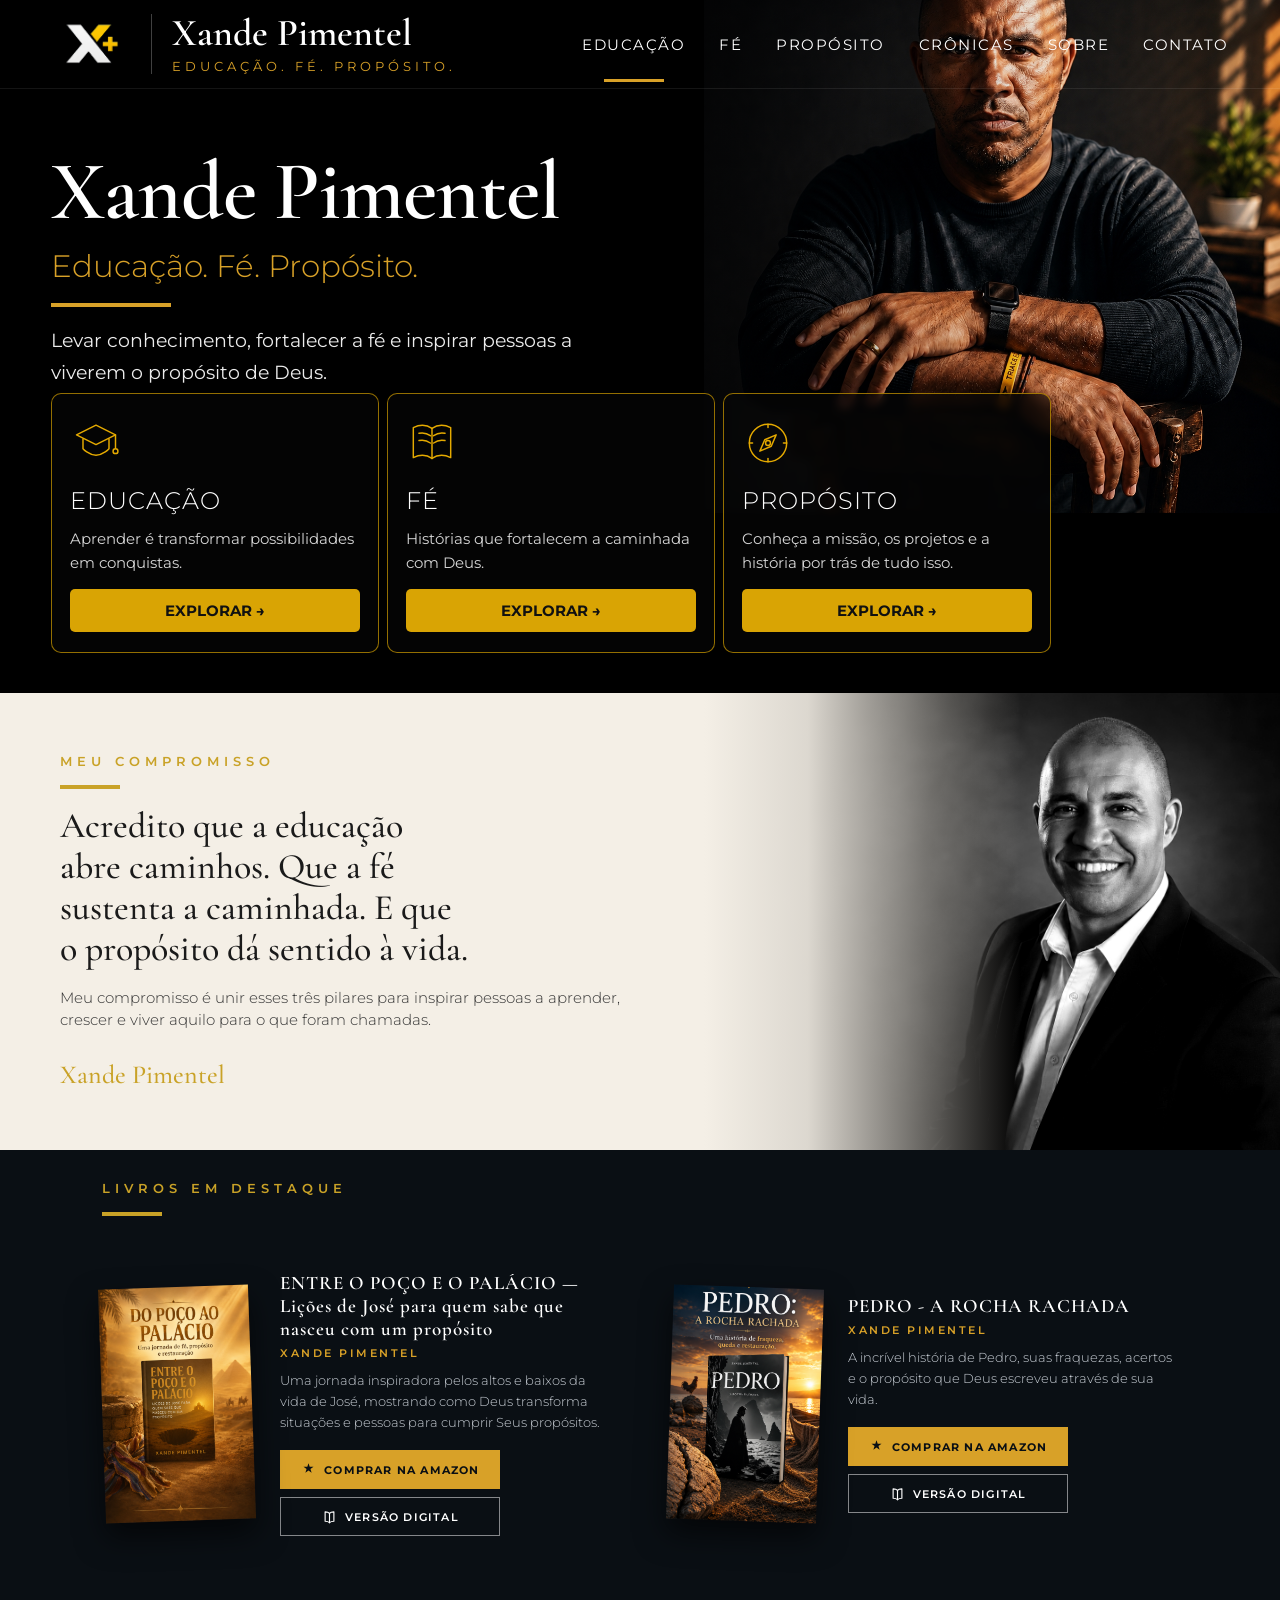
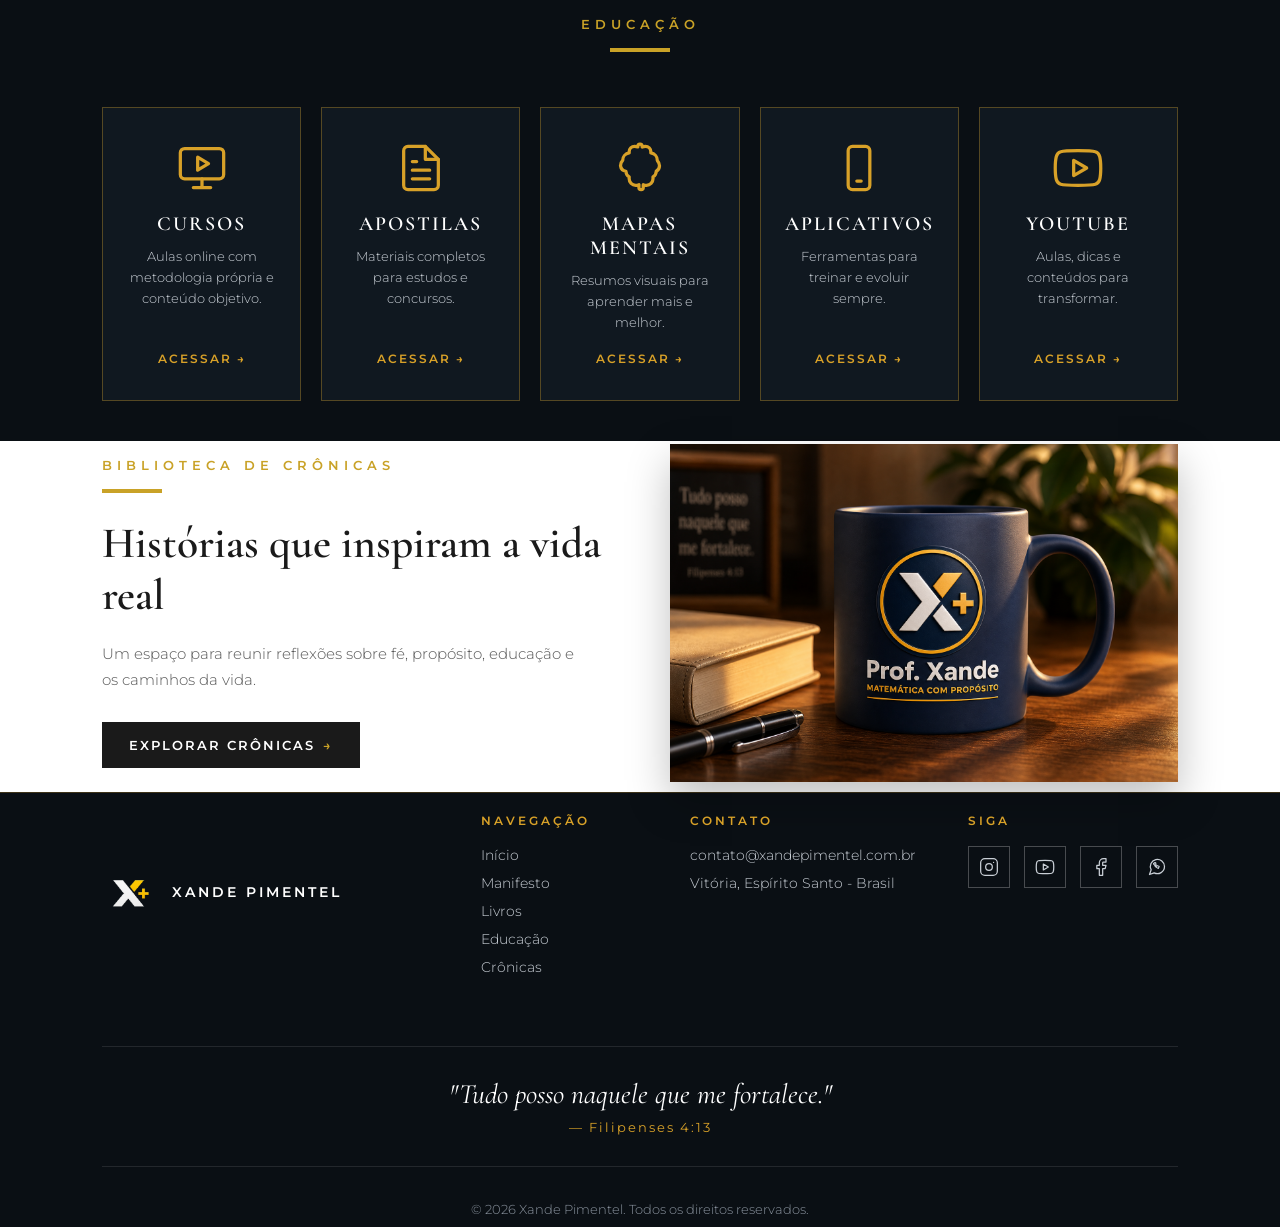
<file: index.html>
<!DOCTYPE html>
<html lang="pt-BR">

<head>

    <meta charset="UTF-8">
    <meta name="viewport" content="width=device-width, initial-scale=1.0">

    <title>Xande Pimentel | Educação. Fé. Propósito.</title>

    <link rel="stylesheet" href="css/style.css">

    <!-- Google Fonts -->
    <link rel="preconnect" href="https://fonts.googleapis.com">
    <link rel="preconnect" href="https://fonts.gstatic.com" crossorigin>

    <link href="https://fonts.googleapis.com/css2?family=Cormorant+Garamond:wght@400;500;600;700&family=Montserrat:wght@300;400;500;600;700&display=swap" rel="stylesheet">

</head>

<body>

<header class="header">

    <div class="container">

        <div class="logo-area">

            <img src="images/logo.png" class="logo" alt="Logo">

            <div class="brand">

                <h2>Xande Pimentel</h2>

                <span>EDUCAÇÃO. FÉ. PROPÓSITO.</span>

            </div>

        </div>

        <nav>

            <ul>

                <li><a class="active" href="educacao/index.html">EDUCAÇÃO</a></li>
                <li><a href="cronicas/index.html">FÉ</a></li>
                <li><a href="#">PROPÓSITO</a></li>
                <li><a href="cronicas/index.html">CRÔNICAS</a></li>
                <li><a href="#">SOBRE</a></li>
                <li><a href="#">CONTATO</a></li>

            </ul>

        </nav>

    </div>

</header>



<section class="hero">

    <div class="hero-overlay"></div>

    <img src="images/hero.jpg" class="hero-image" alt="Xande Pimentel">

    <div class="hero-content">

        <div class="left">

            <h1>
                Xande Pimentel
            </h1>

            <h2>

                Educação.
                Fé.
                Propósito.

            </h2>

            <div class="line"></div>

            <p>

                Levar conhecimento,
                fortalecer a fé
                e inspirar pessoas
                a viverem o propósito de Deus.

            </p>

        </div>

    </div>

</section>
<!-- CARDS -->

<section class="cards">

    <article class="card">
        <div class="icon">
    <svg viewBox="0 0 64 64" aria-hidden="true">
        <path d="M8 22L32 10L56 22L32 34L8 22Z"/>
        <path d="M16 27V39C16 39 23 47 32 47C41 47 48 39 48 39V27"/>
        <path d="M56 22V38"/>
        <circle cx="56" cy="42" r="3"/>
    </svg>
</div>
        <h3>EDUCAÇÃO</h3>
        <p>Aprender é transformar possibilidades em conquistas.</p>
        <a href="educacao/index.html">EXPLORAR →</a>
    </article>

    <article class="card">
       <div class="icon">
    <svg viewBox="0 0 64 64" aria-hidden="true">
        <path d="M32 14C25 9 17 9 9 13V50C17 46 25 46 32 51"/>
        <path d="M32 14C39 9 47 9 55 13V50C47 46 39 46 32 51"/>
        <path d="M32 14V51"/>
        <path d="M16 20C21 19 26 20 30 23"/>
        <path d="M16 29C21 28 26 29 30 32"/>
        <path d="M48 20C43 19 38 20 34 23"/>
        <path d="M48 29C43 28 38 29 34 32"/>
    </svg>
</div>
        <h3>FÉ</h3>
        <p>Histórias que fortalecem a caminhada com Deus.</p>
        <a href="cronicas/index.html">EXPLORAR →</a>
    </article>

    <article class="card">
        <div class="icon">
    <svg viewBox="0 0 64 64" aria-hidden="true">
        <circle cx="32" cy="32" r="23"/>
        <circle cx="32" cy="32" r="3"/>
        <path d="M42 22L36 36L22 42L28 28L42 22Z"/>
        <path d="M32 9V13"/>
        <path d="M32 51V55"/>
        <path d="M9 32H13"/>
        <path d="M51 32H55"/>
    </svg>
</div>
        <h3>PROPÓSITO</h3>
        <p>Conheça a missão, os projetos e a história por trás de tudo isso.</p>
        <a href="#">EXPLORAR →</a>
    </article>

</section>
<!-- =====================================================
     MANIFESTO
====================================================== -->
<!-- =====================================================
     MANIFESTO
====================================================== -->
<section class="manifesto">
    <div class="manifesto-content">
        <span class="manifesto-label">MEU COMPROMISSO</span>
        <div class="manifesto-line"></div>
        <h2>
            Acredito que a educação<br>
            abre caminhos. Que a fé<br>
            sustenta a caminhada. E que<br>
            o propósito dá sentido à vida.
        </h2>
        <p>
            Meu compromisso é unir esses três pilares para
            inspirar pessoas a aprender, crescer e viver aquilo
            para o que foram chamadas.
        </p>
        <div class="manifesto-signature">
            Xande Pimentel
        </div>
    </div>
    <div class="manifesto-image">
        <img src="images/manifesto.png" alt="Xande Pimentel">
    </div>
</section>


<!-- ============================================================
     LIVROS EM DESTAQUE
============================================================ -->
<section class="livros" id="livros">
    <div class="livros-header">
        <span class="livros-title">LIVROS EM DESTAQUE</span>
        <div class="livros-line"></div>
    </div>

    <div class="livros-grid">

        <!-- LIVRO 1 -->
        <article class="livro-card">
            <div class="livro-capa">
                <img src="images/jose2.png" alt="Entre o Poço e o Palácio — Lições de José para quem sabe que nasceu com um propósito">
            </div>
            <div class="livro-info">
                <h3>ENTRE O POÇO E O PALÁCIO — Lições de José para quem sabe que nasceu com um propósito</h3>
                <p class="livro-autor">XANDE PIMENTEL</p>
                <p class="livro-desc">
                    Uma jornada inspiradora pelos altos e baixos da vida de José,
                    mostrando como Deus transforma situações e pessoas para cumprir Seus propósitos.
                </p>
                <div class="livro-botoes">
                    <a href="#" class="btn-amazon">
                        <svg class="btn-icone" viewBox="0 0 24 24" fill="currentColor" aria-hidden="true">
                            <path d="M12 2l1.9 5.7H20l-4.9 3.6 1.9 5.7-5-3.6-5 3.6 1.9-5.7L4 7.7h6.1z"/>
                        </svg>
                        COMPRAR NA AMAZON
                    </a>
                    <a href="#" class="btn-digital">
                        <svg class="btn-icone" viewBox="0 0 24 24" fill="none" stroke="currentColor" stroke-width="1.8" stroke-linecap="round" stroke-linejoin="round" aria-hidden="true">
                            <path d="M12 7c-1.5-1.8-3.7-2.5-7-2.5v15c3.3 0 5.5.7 7 2.5 1.5-1.8 3.7-2.5 7-2.5v-15c-3.3 0-5.5.7-7 2.5z"/>
                            <path d="M12 7v15"/>
                        </svg>
                        VERSÃO DIGITAL
                    </a>
                </div>
            </div>
        </article>

        <!-- LIVRO 2 -->
        <article class="livro-card">
            <div class="livro-capa">
                <img src="images/pedro1.png" alt="Pedro — A Rocha Rachada">
            </div>
            <div class="livro-info">
                <h3>PEDRO - A ROCHA RACHADA</h3>
                <p class="livro-autor">XANDE PIMENTEL</p>
                <p class="livro-desc">
                    A incrível história de Pedro, suas fraquezas, acertos e o propósito
                    que Deus escreveu através de sua vida.
                </p>
                <div class="livro-botoes">
                    <a href="#" class="btn-amazon">
                        <svg class="btn-icone" viewBox="0 0 24 24" fill="currentColor" aria-hidden="true">
                            <path d="M12 2l1.9 5.7H20l-4.9 3.6 1.9 5.7-5-3.6-5 3.6 1.9-5.7L4 7.7h6.1z"/>
                        </svg>
                        COMPRAR NA AMAZON
                    </a>
                    <a href="#" class="btn-digital">
                        <svg class="btn-icone" viewBox="0 0 24 24" fill="none" stroke="currentColor" stroke-width="1.8" stroke-linecap="round" stroke-linejoin="round" aria-hidden="true">
                            <path d="M12 7c-1.5-1.8-3.7-2.5-7-2.5v15c3.3 0 5.5.7 7 2.5 1.5-1.8 3.7-2.5 7-2.5v-15c-3.3 0-5.5.7-7 2.5z"/>
                            <path d="M12 7v15"/>
                        </svg>
                        VERSÃO DIGITAL
                    </a>
                </div>
            </div>
        </article>

    </div>
</section>

<!-- 
     EDUCAÇÃO — recursos
 -->
<section class="educacao" id="educacao">
    <div class="educacao-header">
        <span class="educacao-title">EDUCAÇÃO</span>
        <div class="educacao-line"></div>
    </div>

    <div class="educacao-grid">

        <!-- CURSOS -->
        <article class="recurso-card">
            <div class="recurso-icon" aria-hidden="true">
                <!-- Monitor com play -->
                <svg viewBox="0 0 24 24" fill="none" stroke="currentColor" stroke-width="1.5" stroke-linecap="round" stroke-linejoin="round">
                    <rect x="2" y="3" width="20" height="14" rx="2"/>
                    <path d="M10 7l5 3-5 3z"/>
                    <path d="M8 21h8M12 17v4"/>
                </svg>
            </div>
            <h3>CURSOS</h3>
            <p>Aulas online com metodologia própria e conteúdo objetivo.</p>
            <a href="#" class="recurso-link">ACESSAR <span aria-hidden="true">→</span></a>
        </article>

        <!-- APOSTILAS -->
        <article class="recurso-card">
            <div class="recurso-icon" aria-hidden="true">
                <!-- Documento/página -->
                <svg viewBox="0 0 24 24" fill="none" stroke="currentColor" stroke-width="1.5" stroke-linecap="round" stroke-linejoin="round">
                    <path d="M14 2H6a2 2 0 0 0-2 2v16a2 2 0 0 0 2 2h12a2 2 0 0 0 2-2V8z"/>
                    <path d="M14 2v6h6"/>
                    <path d="M8 13h8M8 17h8M8 9h2"/>
                </svg>
            </div>
            <h3>APOSTILAS</h3>
            <p>Materiais completos para estudos e concursos.</p>
            <a href="#" class="recurso-link">ACESSAR <span aria-hidden="true">→</span></a>
        </article>

        <!-- MAPAS MENTAIS -->
        <article class="recurso-card">
            <div class="recurso-icon" aria-hidden="true">
                <!-- Cérebro estilizado -->
                <svg viewBox="0 0 24 24" fill="none" stroke="currentColor" stroke-width="1.5" stroke-linecap="round" stroke-linejoin="round">
                    <path d="M9.5 2A2.5 2.5 0 0 0 7 4.5v.55A3.5 3.5 0 0 0 4 8.5a3.5 3.5 0 0 0-1 2.45A3 3 0 0 0 5.5 13.5a3 3 0 0 0 1.5 2.6V17a3 3 0 0 0 3 3c.5 0 1-.1 1.5-.3V21a1 1 0 0 0 2 0v-1.3c.5.2 1 .3 1.5.3a3 3 0 0 0 3-3v-.9a3 3 0 0 0 1.5-2.6A3 3 0 0 0 21 11a3.5 3.5 0 0 0-1-2.45 3.5 3.5 0 0 0-3-3.5V4.5A2.5 2.5 0 0 0 14.5 2c-.5 0-1 .1-1.5.3V2a1 1 0 0 0-2 0v.3c-.5-.2-1-.3-1.5-.3z"/>
                </svg>
            </div>
            <h3>MAPAS MENTAIS</h3>
            <p>Resumos visuais para aprender mais e melhor.</p>
            <a href="#" class="recurso-link">ACESSAR <span aria-hidden="true">→</span></a>
        </article>

        <!-- APLICATIVOS -->
        <article class="recurso-card">
            <div class="recurso-icon" aria-hidden="true">
                <!-- Smartphone -->
                <svg viewBox="0 0 24 24" fill="none" stroke="currentColor" stroke-width="1.5" stroke-linecap="round" stroke-linejoin="round">
                    <rect x="7" y="2" width="10" height="20" rx="2"/>
                    <path d="M11 18h2"/>
                </svg>
            </div>
            <h3>APLICATIVOS</h3>
            <p>Ferramentas para treinar e evoluir sempre.</p>
            <a href="#" class="recurso-link">ACESSAR <span aria-hidden="true">→</span></a>
        </article>

        <!-- YOUTUBE -->
        <article class="recurso-card">
            <div class="recurso-icon" aria-hidden="true">
                <!-- Logo YouTube -->
                <svg viewBox="0 0 24 24" fill="none" stroke="currentColor" stroke-width="1.5" stroke-linecap="round" stroke-linejoin="round">
                    <path d="M22.5 12c0-2.4-.2-4.2-.5-5.3-.3-1.1-.9-1.9-2-2.2C18.4 4 12 4 12 4s-6.4 0-8 .5c-1.1.3-1.7 1.1-2 2.2-.3 1.1-.5 2.9-.5 5.3s.2 4.2.5 5.3c.3 1.1.9 1.9 2 2.2 1.6.5 8 .5 8 .5s6.4 0 8-.5c1.1-.3 1.7-1.1 2-2.2.3-1.1.5-2.9.5-5.3z"/>
                    <path d="M10 8.5v7l6-3.5z"/>
                </svg>
            </div>
            <h3>YOUTUBE</h3>
            <p>Aulas, dicas e conteúdos para transformar.</p>
            <a href="#" class="recurso-link">ACESSAR <span aria-hidden="true">→</span></a>
        </article>

    </div>
</section>

<!-- 
     CRÔNICA EM DESTAQUE
 -->
<section class="cronica" id="cronica">
    <div class="cronica-grid">

        <!-- TEXTO -->
        <div class="cronica-content">
            <span class="cronica-label">BIBLIOTECA DE CRÔNICAS</span>
            <div class="cronica-line"></div>
            <h2>Histórias que inspiram a vida real</h2>
            <p>
                Um espaço para reunir reflexões sobre fé, propósito, educação e os caminhos da vida.
            </p>
            <a href="cronicas/index.html" class="cronica-btn">EXPLORAR CRÔNICAS <span aria-hidden="true">→</span></a>
        </div>

        <!-- IMAGEM -->
        <div class="cronica-image">
            <img src="images/cronica.png" alt="Biblioteca de Crônicas">
        </div>

    </div>
</section>
<!-- 
     RODAPÉ
 -->
<footer class="rodape" id="rodape">
    <div class="rodape-grid">

        <!-- LOGO + DESCRIÇÃO -->
        <div class="rodape-logo">
    <img src="images/logo.png" alt="Xande Pimentel" class="rodape-logo-img">
    <span class="rodape-logo-nome">XANDE PIMENTEL</span>
</div>

        <!-- NAVEGAÇÃO -->
        <div class="rodape-col">
            <h4>NAVEGAÇÃO</h4>
            <ul>
                <li><a href="#hero">Início</a></li>
                <li><a href="#manifesto">Manifesto</a></li>
                <li><a href="#livros">Livros</a></li>
                <li><a href="#educacao">Educação</a></li>
                <li><a href="cronicas/index.html">Crônicas</a></li>
            </ul>
        </div>

        <!-- CONTATO -->
        <div class="rodape-col">
            <h4>CONTATO</h4>
            <ul>
                <li><a href="mailto:contato@xandepimentel.com.br">contato@xandepimentel.com.br</a></li>
                <li>Vitória, Espírito Santo - Brasil</li>
            </ul>
        </div>

        <!-- REDES SOCIAIS -->
        <div class="rodape-col">
            <h4>SIGA</h4>
            <div class="rodape-social">
                <a href="#" class="social-link" aria-label="Instagram">
                    <svg viewBox="0 0 24 24" fill="none" stroke="currentColor" stroke-width="1.5" stroke-linecap="round" stroke-linejoin="round">
                        <rect x="2" y="2" width="20" height="20" rx="5"/>
                        <circle cx="12" cy="12" r="4"/>
                        <path d="M17.5 6.5h.01"/>
                    </svg>
                </a>
                <a href="#" class="social-link" aria-label="YouTube">
                    <svg viewBox="0 0 24 24" fill="none" stroke="currentColor" stroke-width="1.5" stroke-linecap="round" stroke-linejoin="round">
                        <path d="M22.5 12c0-2.4-.2-4.2-.5-5.3-.3-1.1-.9-1.9-2-2.2C18.4 4 12 4 12 4s-6.4 0-8 .5c-1.1.3-1.7 1.1-2 2.2-.3 1.1-.5 2.9-.5 5.3s.2 4.2.5 5.3c.3 1.1.9 1.9 2 2.2 1.6.5 8 .5 8 .5s6.4 0 8-.5c1.1-.3 1.7-1.1 2-2.2.3-1.1.5-2.9.5-5.3z"/>
                        <path d="M10 8.5v7l6-3.5z"/>
                    </svg>
                </a>
                <a href="#" class="social-link" aria-label="Facebook">
                    <svg viewBox="0 0 24 24" fill="none" stroke="currentColor" stroke-width="1.5" stroke-linecap="round" stroke-linejoin="round">
                        <path d="M18 2h-3a5 5 0 0 0-5 5v3H7v4h3v8h4v-8h3l1-4h-4V7a1 1 0 0 1 1-1h3z"/>
                    </svg>
                </a>
                <a href="#" class="social-link" aria-label="WhatsApp">
                    <svg viewBox="0 0 24 24" fill="none" stroke="currentColor" stroke-width="1.5" stroke-linecap="round" stroke-linejoin="round">
                        <path d="M21 11.5a8.5 8.5 0 0 1-12.4 7.5L3 21l2-5.6A8.5 8.5 0 1 1 21 11.5z"/>
                        <path d="M9 9.5c.5 2 2 3.5 4 4 .5.2 1-.2 1-.8l.5-1c.2-.4-.2-.8-.6-.9l-1-.3c-.3-.1-.6 0-.8.2l-.3.3c-.6-.3-1.2-.9-1.5-1.5l.3-.3c.2-.2.3-.5.2-.8l-.3-1c-.1-.4-.5-.8-.9-.6l-1 .5c-.6.2-1 .8-.6 1.2z"/>
                    </svg>
                </a>
            </div>
        </div>

    </div>

    <!-- VERSÍCULO -->
    <div class="rodape-verso">
        <p>"Tudo posso naquele que me fortalece."</p>
        <span>— Filipenses 4:13</span>
    </div>

    <!-- COPYRIGHT -->
    <div class="rodape-bottom">
        <p>© 2026 Xande Pimentel. Todos os direitos reservados.</p>
    </div>
</footer>
</body>

</html>
</file>
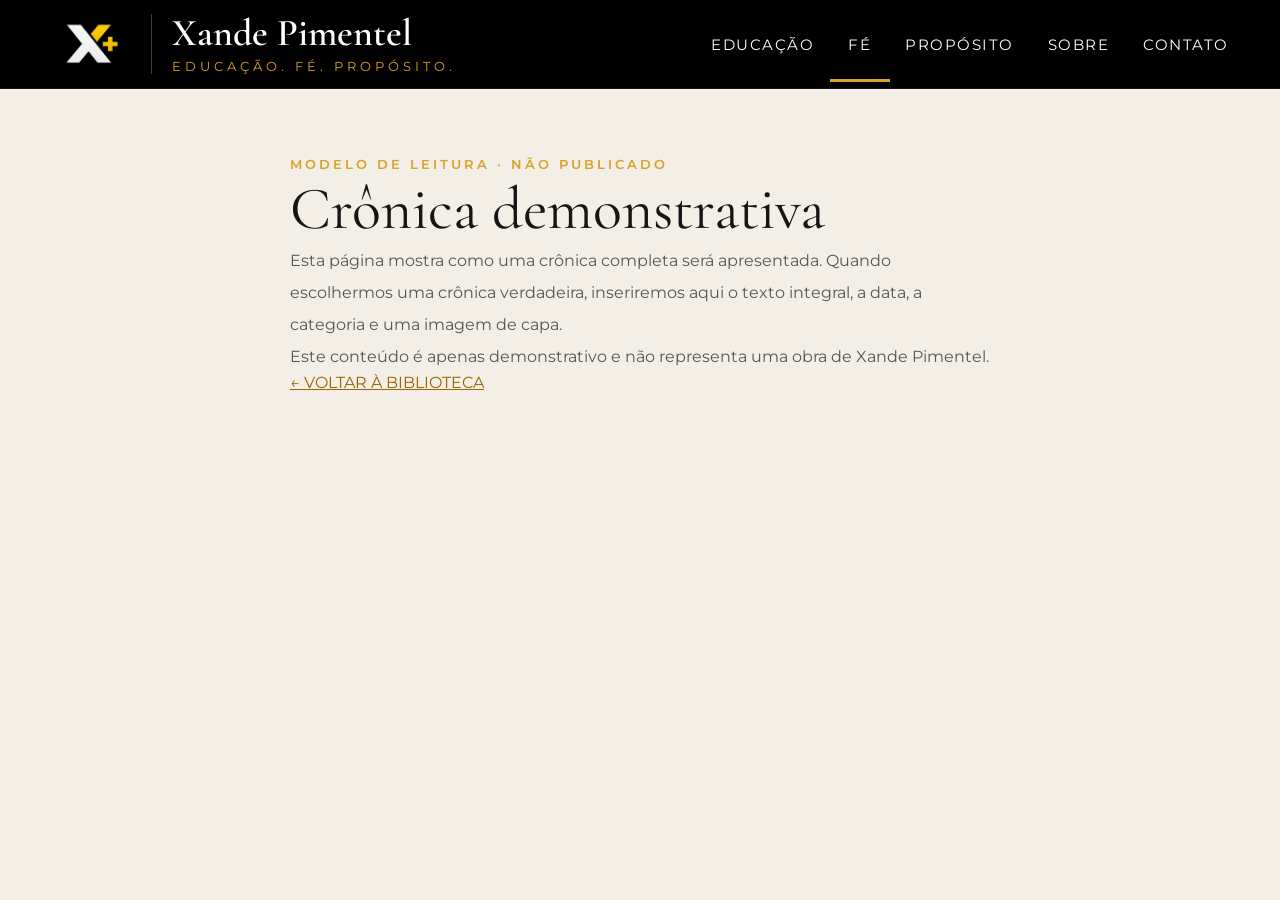
<file: cronicas/exemplo.html>
<!doctype html><html lang="pt-BR"><head><meta charset="utf-8"><meta name="viewport" content="width=device-width,initial-scale=1"><title>Modelo de crônica | Xande Pimentel</title><link href="https://fonts.googleapis.com/css2?family=Cormorant+Garamond:wght@400;500&family=Montserrat:wght@400;500&display=swap" rel="stylesheet"><link rel="stylesheet" href="../css/style.css"><link rel="stylesheet" href="style.css"><style>.reading{max-width:750px;margin:65px auto;padding:0 25px;min-height:45vh}.reading h1{font:400 60px 'Cormorant Garamond',serif}.reading p{font-size:16px;line-height:2;color:#555}.reading a{color:#986400}</style></head><body><header class="header"><div class="container"><div class="logo-area"><img src="../images/logo.png" class="logo" alt="Logo Xande Pimentel"><div class="brand"><h2>Xande Pimentel</h2><span>EDUCAÇÃO. FÉ. PROPÓSITO.</span></div></div><nav><ul><li><a href="../index.html#educacao">EDUCAÇÃO</a></li><li><a class="active" href="index.html">FÉ</a></li><li><a href="../index.html">PROPÓSITO</a></li><li><a href="../index.html">SOBRE</a></li><li><a href="../index.html#rodape">CONTATO</a></li></ul></nav></div></header><main class="reading"><span class="library-eyebrow">MODELO DE LEITURA · NÃO PUBLICADO</span><h1>Crônica demonstrativa</h1><p>Esta página mostra como uma crônica completa será apresentada. Quando escolhermos uma crônica verdadeira, inseriremos aqui o texto integral, a data, a categoria e uma imagem de capa.</p><p>Este conteúdo é apenas demonstrativo e não representa uma obra de Xande Pimentel.</p><a href="index.html">← VOLTAR À BIBLIOTECA</a></main></body></html>
</file>
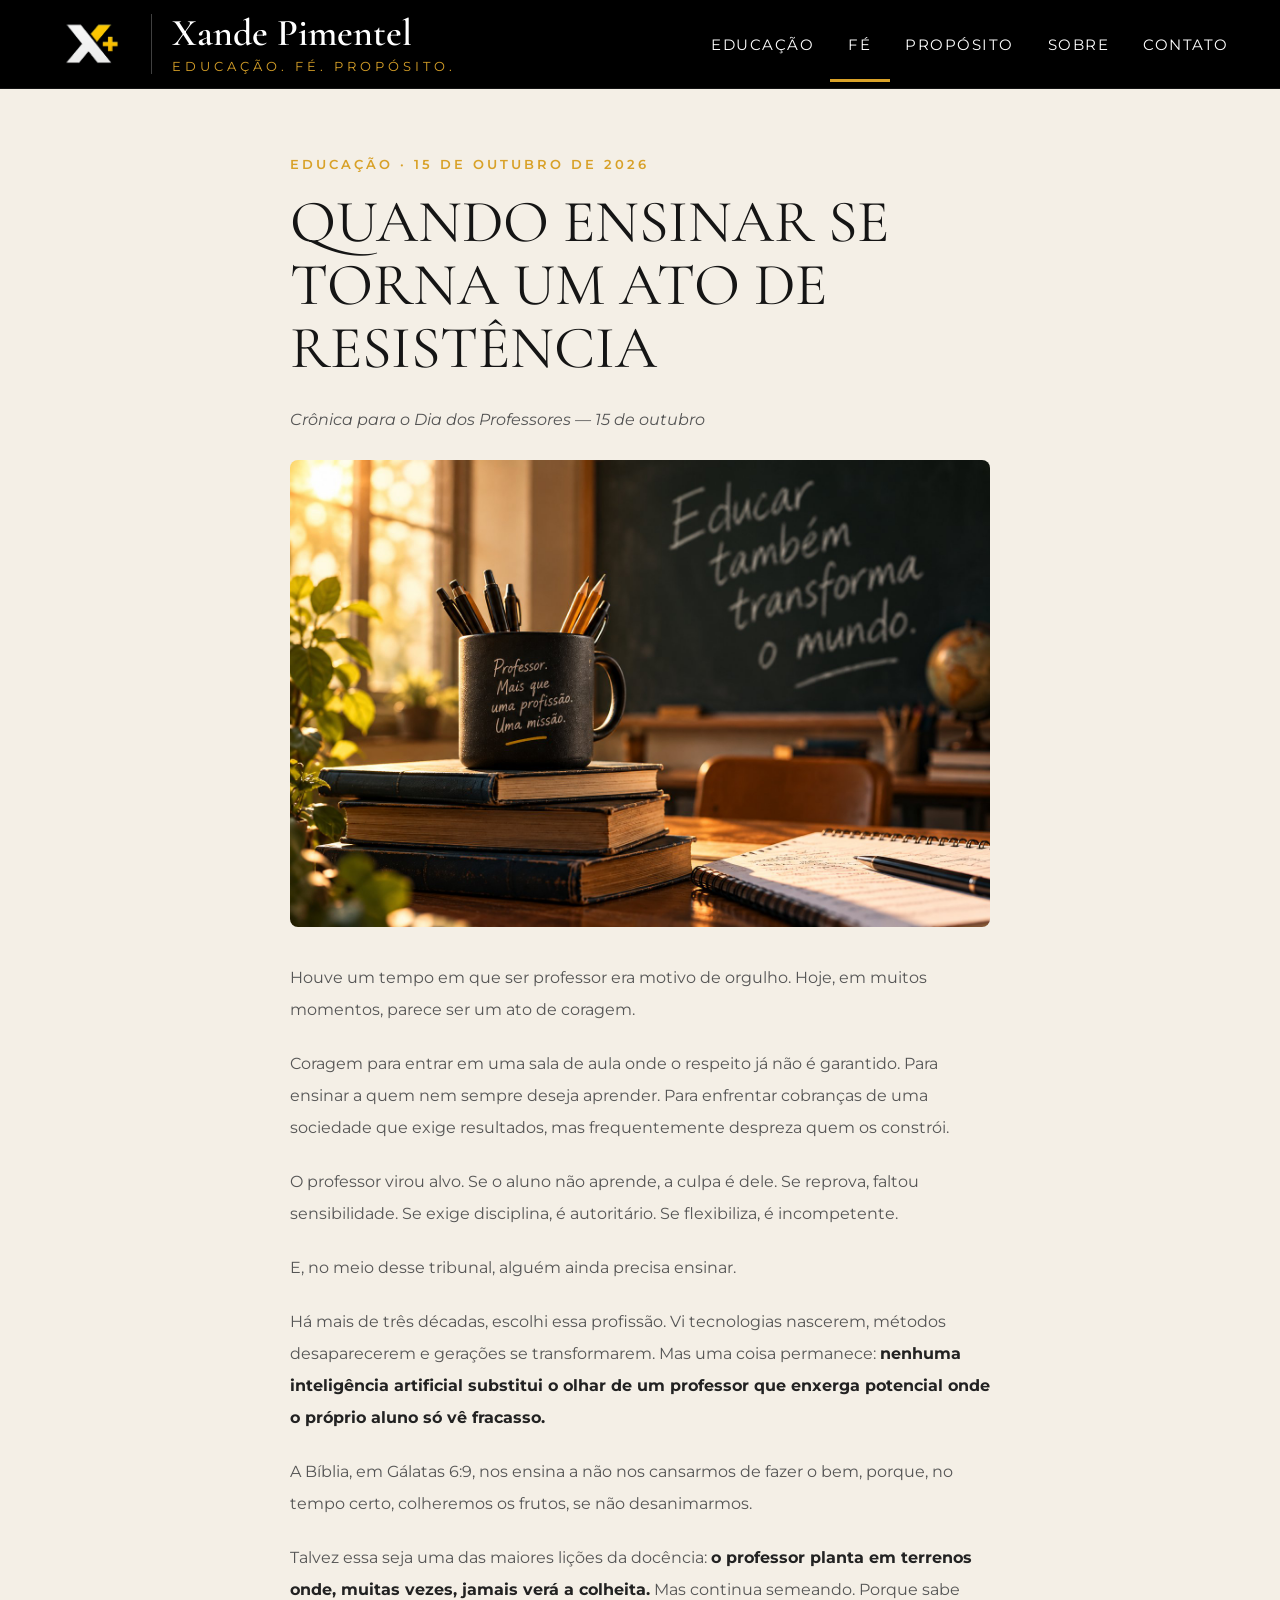
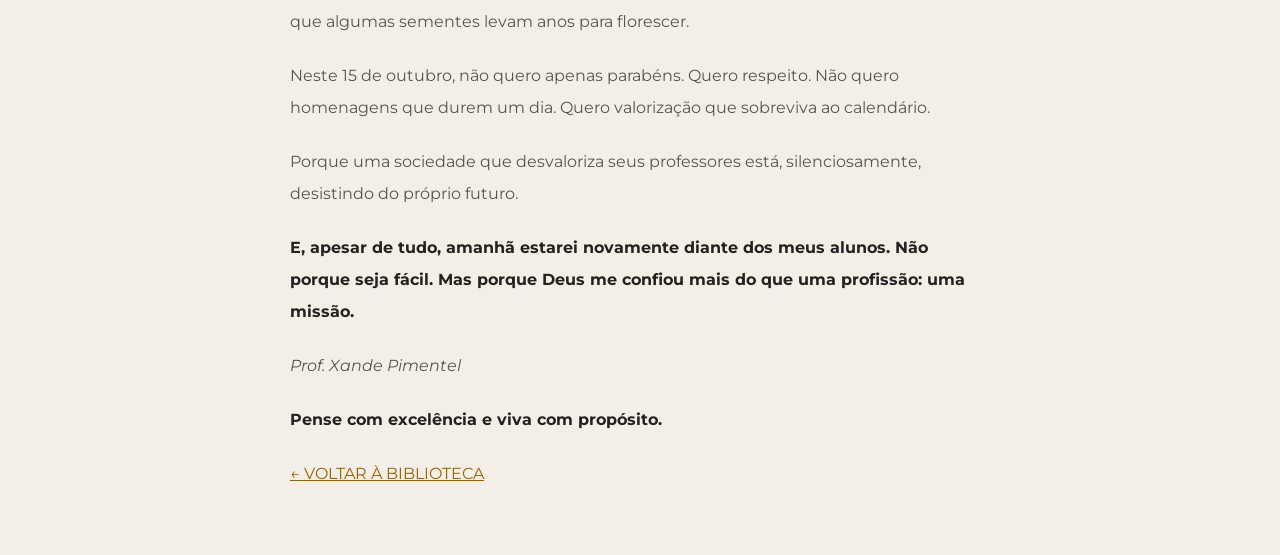
<file: cronicas/quando-ensinar-se-torna-um-ato-de-resistencia.html>
<!doctype html><html lang="pt-BR"><head><meta charset="utf-8"><meta name="viewport" content="width=device-width,initial-scale=1"><title>Quando Ensinar se Torna um Ato de Resistência | Xande Pimentel</title><link href="https://fonts.googleapis.com/css2?family=Cormorant+Garamond:wght@400;500&family=Montserrat:wght@400;500&display=swap" rel="stylesheet"><link rel="stylesheet" href="../css/style.css"><link rel="stylesheet" href="style.css"><style>.reading{max-width:750px;margin:65px auto;padding:0 25px;min-height:45vh}.reading h1{font:400 60px 'Cormorant Garamond',serif}.reading p{font-size:16px;line-height:2;color:#555;margin:0 0 22px}.reading h1{margin:18px 0 24px;line-height:1.05}.reading strong{color:#222}.reading a{color:#986400} .cronica-illustration{margin:24px 0 35px}.cronica-illustration img{display:block;width:100%;height:auto;border-radius:8px;object-fit:cover}</style></head><body><header class="header"><div class="container"><div class="logo-area"><img src="../images/logo.png" class="logo" alt="Logo Xande Pimentel"><div class="brand"><h2>Xande Pimentel</h2><span>EDUCAÇÃO. FÉ. PROPÓSITO.</span></div></div><nav><ul><li><a href="../index.html#educacao">EDUCAÇÃO</a></li><li><a class="active" href="index.html">FÉ</a></li><li><a href="../index.html">PROPÓSITO</a></li><li><a href="../index.html">SOBRE</a></li><li><a href="../index.html#rodape">CONTATO</a></li></ul></nav></div></header><main class="reading"><span class="library-eyebrow">EDUCAÇÃO · 15 DE OUTUBRO DE 2026</span><h1>QUANDO ENSINAR SE TORNA UM ATO DE RESISTÊNCIA</h1><p><em>Crônica para o Dia dos Professores — 15 de outubro</em></p><figure class="cronica-illustration"><img src="../images/cronica-dia-dos-professores.jpg" alt="Livros, caderno e caneca de professor em uma sala de aula iluminada pelo sol" loading="eager"></figure><p>Houve um tempo em que ser professor era motivo de orgulho. Hoje, em muitos momentos, parece ser um ato de coragem.</p><p>Coragem para entrar em uma sala de aula onde o respeito já não é garantido. Para ensinar a quem nem sempre deseja aprender. Para enfrentar cobranças de uma sociedade que exige resultados, mas frequentemente despreza quem os constrói.</p><p>O professor virou alvo. Se o aluno não aprende, a culpa é dele. Se reprova, faltou sensibilidade. Se exige disciplina, é autoritário. Se flexibiliza, é incompetente.</p><p>E, no meio desse tribunal, alguém ainda precisa ensinar.</p><p>Há mais de três décadas, escolhi essa profissão. Vi tecnologias nascerem, métodos desaparecerem e gerações se transformarem. Mas uma coisa permanece: <strong>nenhuma inteligência artificial substitui o olhar de um professor que enxerga potencial onde o próprio aluno só vê fracasso.</strong></p><p>A Bíblia, em Gálatas 6:9, nos ensina a não nos cansarmos de fazer o bem, porque, no tempo certo, colheremos os frutos, se não desanimarmos.</p><p>Talvez essa seja uma das maiores lições da docência: <strong>o professor planta em terrenos onde, muitas vezes, jamais verá a colheita.</strong> Mas continua semeando. Porque sabe que algumas sementes levam anos para florescer.</p><p>Neste 15 de outubro, não quero apenas parabéns. Quero respeito. Não quero homenagens que durem um dia. Quero valorização que sobreviva ao calendário.</p><p>Porque uma sociedade que desvaloriza seus professores está, silenciosamente, desistindo do próprio futuro.</p><p><strong>E, apesar de tudo, amanhã estarei novamente diante dos meus alunos. Não porque seja fácil. Mas porque Deus me confiou mais do que uma profissão: uma missão.</strong></p><p><em>Prof. Xande Pimentel</em></p><p><strong>Pense com excelência e viva com propósito.</strong></p><p><a href="index.html">← VOLTAR À BIBLIOTECA</a></p></main></body></html>
</file>
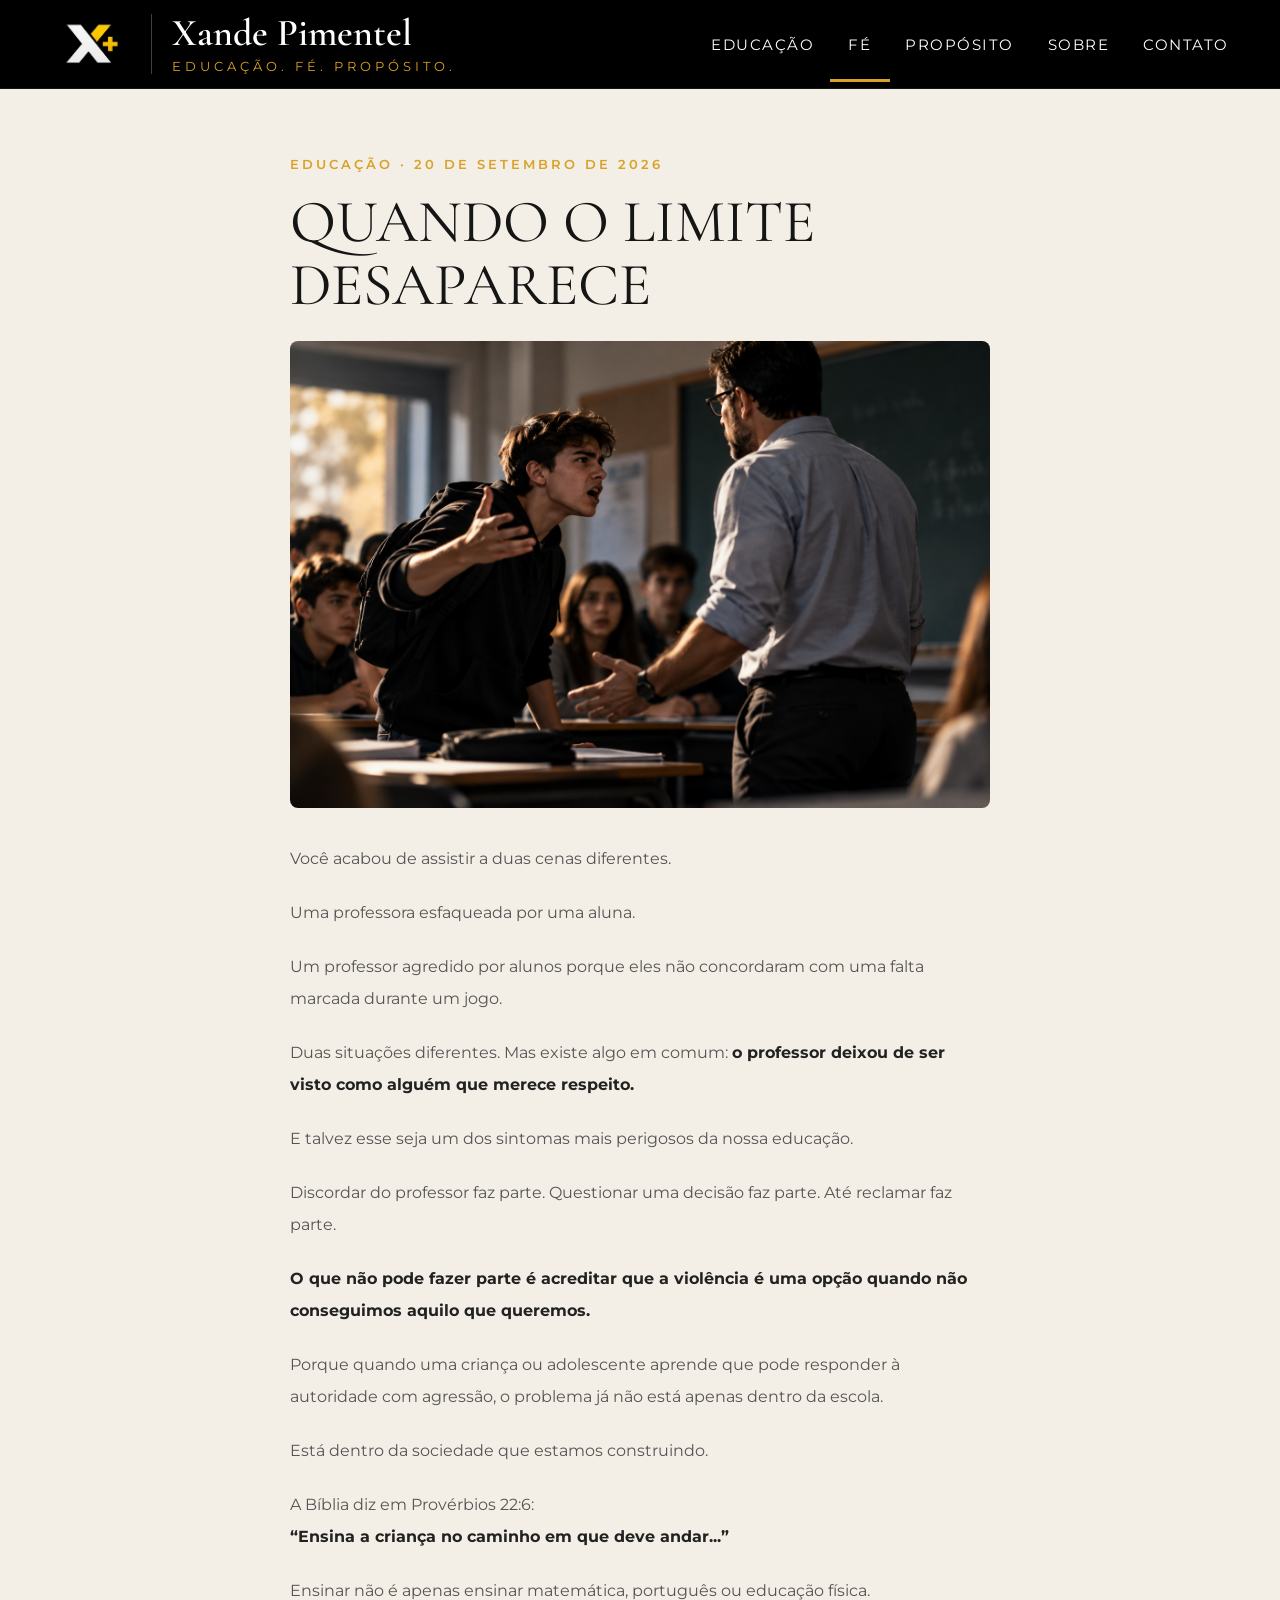
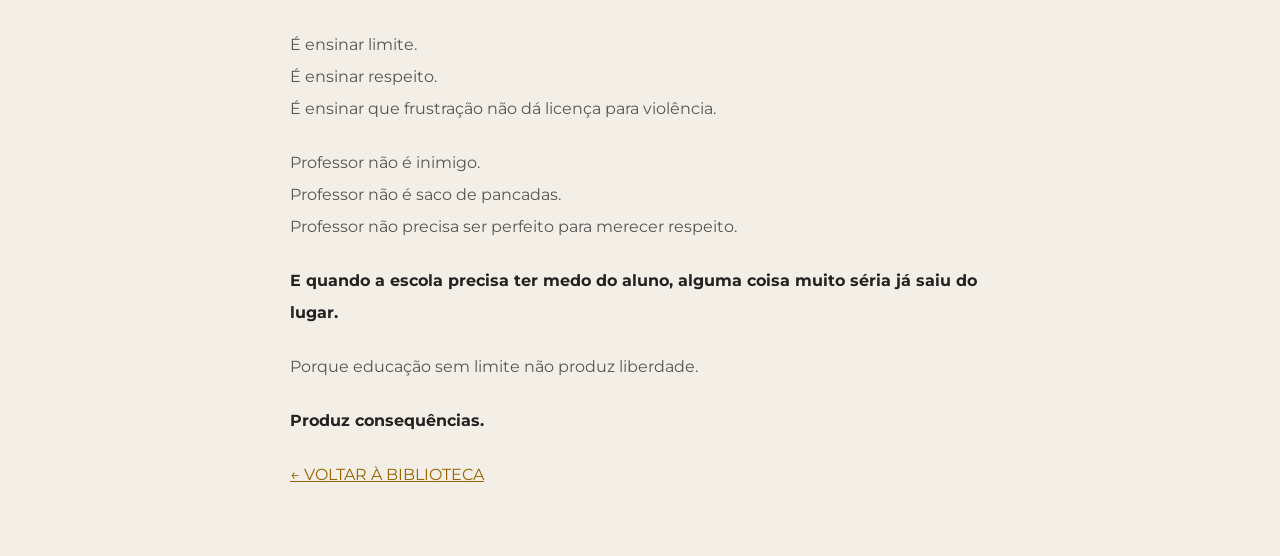
<file: cronicas/quando-o-limite-desaparece.html>
<!doctype html><html lang="pt-BR"><head><meta charset="utf-8"><meta name="viewport" content="width=device-width,initial-scale=1"><title>Quando o Limite Desaparece | Xande Pimentel</title><link href="https://fonts.googleapis.com/css2?family=Cormorant+Garamond:wght@400;500&family=Montserrat:wght@400;500&display=swap" rel="stylesheet"><link rel="stylesheet" href="../css/style.css"><link rel="stylesheet" href="style.css"><style>.reading{max-width:750px;margin:65px auto;padding:0 25px;min-height:45vh}.reading h1{font:400 60px 'Cormorant Garamond',serif}.reading p{font-size:16px;line-height:2;color:#555;margin:0 0 22px}.reading h1{margin:18px 0 24px;line-height:1.05}.reading strong{color:#222}.reading a{color:#986400} .cronica-illustration{margin:24px 0 35px}.cronica-illustration img{display:block;width:100%;height:auto;border-radius:8px;object-fit:cover}</style></head><body><header class="header"><div class="container"><div class="logo-area"><img src="../images/logo.png" class="logo" alt="Logo Xande Pimentel"><div class="brand"><h2>Xande Pimentel</h2><span>EDUCAÇÃO. FÉ. PROPÓSITO.</span></div></div><nav><ul><li><a href="../index.html#educacao">EDUCAÇÃO</a></li><li><a class="active" href="index.html">FÉ</a></li><li><a href="../index.html">PROPÓSITO</a></li><li><a href="../index.html">SOBRE</a></li><li><a href="../index.html#rodape">CONTATO</a></li></ul></nav></div></header><main class="reading"><span class="library-eyebrow">EDUCAÇÃO · 20 DE SETEMBRO DE 2026</span><h1>QUANDO O LIMITE DESAPARECE</h1><figure class="cronica-illustration"><img src="../images/Confronto%20Tenso%20na%20Sala%20de%20Aula.png" alt="Confronto verbal entre aluno e professor em sala de aula" loading="eager"></figure><p>Você acabou de assistir a duas cenas diferentes.</p><p>Uma professora esfaqueada por uma aluna.</p><p>Um professor agredido por alunos porque eles não concordaram com uma falta marcada durante um jogo.</p><p>Duas situações diferentes. Mas existe algo em comum: <strong>o professor deixou de ser visto como alguém que merece respeito.</strong></p><p>E talvez esse seja um dos sintomas mais perigosos da nossa educação.</p><p>Discordar do professor faz parte. Questionar uma decisão faz parte. Até reclamar faz parte.</p><p><strong>O que não pode fazer parte é acreditar que a violência é uma opção quando não conseguimos aquilo que queremos.</strong></p><p>Porque quando uma criança ou adolescente aprende que pode responder à autoridade com agressão, o problema já não está apenas dentro da escola.</p><p>Está dentro da sociedade que estamos construindo.</p><p>A Bíblia diz em Provérbios 22:6:<br><strong>“Ensina a criança no caminho em que deve andar...”</strong></p><p>Ensinar não é apenas ensinar matemática, português ou educação física.</p><p>É ensinar limite.<br>É ensinar respeito.<br>É ensinar que frustração não dá licença para violência.</p><p>Professor não é inimigo.<br>Professor não é saco de pancadas.<br>Professor não precisa ser perfeito para merecer respeito.</p><p><strong>E quando a escola precisa ter medo do aluno, alguma coisa muito séria já saiu do lugar.</strong></p><p>Porque educação sem limite não produz liberdade.</p><p><strong>Produz consequências.</strong></p><p><a href="index.html">← VOLTAR À BIBLIOTECA</a></p></main></body></html>
</file>
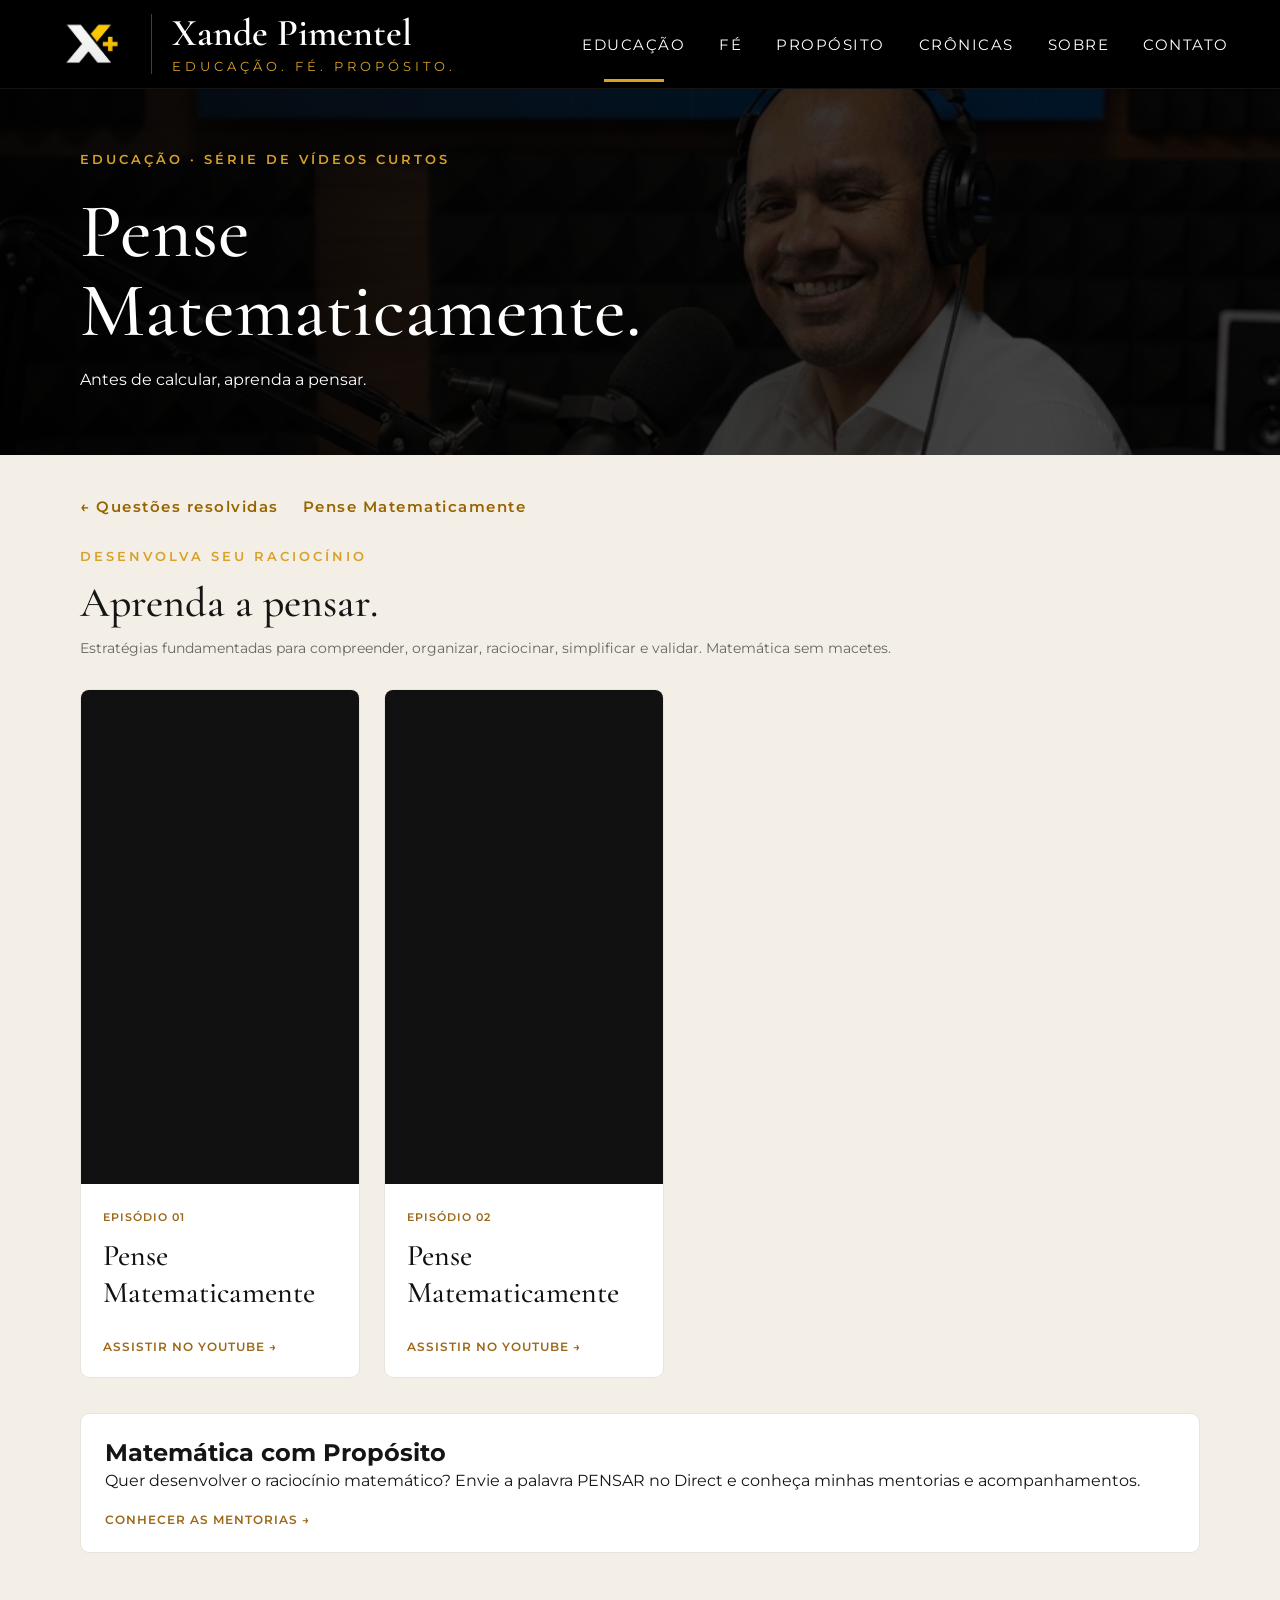
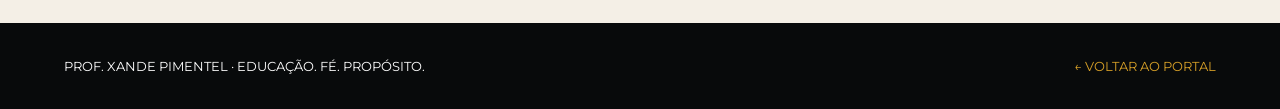
<file: educacao/pense-matematicamente.html>
<!doctype html><html lang="pt-BR"><head><meta charset="utf-8"><meta name="viewport" content="width=device-width,initial-scale=1"><title>Pense Matematicamente | Prof. Xande Pimentel</title><link href="https://fonts.googleapis.com/css2?family=Cormorant+Garamond:wght@400;500;600&family=Montserrat:wght@400;500;600;700&display=swap" rel="stylesheet"><link rel="stylesheet" href="../css/style.css"><link rel="stylesheet" href="style.css"><style>.shorts-grid{display:grid;grid-template-columns:repeat(auto-fill,minmax(min(100%,230px),280px));gap:24px;margin:28px 0}.shorts-grid iframe{display:block;width:100%;aspect-ratio:9/16;border:0;background:#111}.series-nav{display:flex;gap:24px;flex-wrap:wrap;margin-bottom:30px}.series-nav a{color:#986400;font-weight:600}.series-cta{margin-top:35px;padding:24px;background:white;border:1px solid #e7e3dc;border-radius:9px}.series-cta p{line-height:1.8}</style></head><body><header class="header"><div class="container"><div class="logo-area"><a href="../index.html" aria-label="Página inicial"><img src="../images/logo.png" class="logo" alt="Logo Xande Pimentel"></a><div class="brand"><h2>Xande Pimentel</h2><span>EDUCAÇÃO. FÉ. PROPÓSITO.</span></div></div><nav aria-label="Menu principal"><ul><li><a class="active" href="index.html">EDUCAÇÃO</a></li><li><a href="../cronicas/index.html">FÉ</a></li><li><a href="../index.html">PROPÓSITO</a></li><li><a href="../cronicas/index.html">CRÔNICAS</a></li><li><a href="../index.html">SOBRE</a></li><li><a href="../index.html">CONTATO</a></li></ul></nav></div></header><section class="questions-hero"><div class="questions-hero-inner"><span class="eyebrow">EDUCAÇÃO · SÉRIE DE VÍDEOS CURTOS</span><h1>Pense<br>Matematicamente.</h1><p>Antes de calcular, aprenda a pensar.</p></div></section><main class="questions-main"><nav class="series-nav" aria-label="Seções de educação"><a href="index.html">← Questões resolvidas</a><a href="pense-matematicamente.html" aria-current="page">Pense Matematicamente</a></nav><section class="intro"><span class="eyebrow">DESENVOLVA SEU RACIOCÍNIO</span><h2>Aprenda a pensar.</h2><p>Estratégias fundamentadas para compreender, organizar, raciocinar, simplificar e validar. Matemática sem macetes.</p></section><section class="shorts-grid" aria-label="Episódios"><article class="video-card"><iframe src="https://www.youtube-nocookie.com/embed/2tjUl2CGQ1g" title="Pense Matematicamente — Episódio 1" loading="lazy" allow="accelerometer; autoplay; clipboard-write; encrypted-media; gyroscope; picture-in-picture; web-share" allowfullscreen></iframe><div class="video-body"><span class="video-tag">EPISÓDIO 01</span><h3>Pense Matematicamente</h3><a class="watch" href="https://youtube.com/shorts/2tjUl2CGQ1g" target="_blank" rel="noopener noreferrer">ASSISTIR NO YOUTUBE →</a></div></article><article class="video-card"><iframe src="https://www.youtube-nocookie.com/embed/x2FXFPuwmJE" title="Pense Matematicamente — Episódio 2" loading="lazy" allow="accelerometer; autoplay; clipboard-write; encrypted-media; gyroscope; picture-in-picture; web-share" allowfullscreen></iframe><div class="video-body"><span class="video-tag">EPISÓDIO 02</span><h3>Pense Matematicamente</h3><a class="watch" href="https://youtube.com/shorts/x2FXFPuwmJE" target="_blank" rel="noopener noreferrer">ASSISTIR NO YOUTUBE →</a></div></article></section><section class="series-cta"><h2>Matemática com Propósito</h2><p>Quer desenvolver o raciocínio matemático? Envie a palavra PENSAR no Direct e conheça minhas mentorias e acompanhamentos.</p><a class="watch" href="https://www.instagram.com/prof_xande_matematica/" target="_blank" rel="noopener noreferrer">CONHECER AS MENTORIAS →</a></section></main><footer class="questions-footer"><p>PROF. XANDE PIMENTEL · EDUCAÇÃO. FÉ. PROPÓSITO.</p><a href="../index.html">← VOLTAR AO PORTAL</a></footer></body></html>
</file>
<file: css/style.css>
/* ============================================================
   XANDE PIMENTEL — PORTAL
   CSS completo — versão limpa e responsiva
   ============================================================ */

/* ---------- RESET ---------- */
* {
    margin: 0;
    padding: 0;
    box-sizing: border-box;
}

html {
    scroll-behavior: smooth;
}

body {
    background: #000;
    color: #fff;
    font-family: "Montserrat", sans-serif;
    overflow-x: hidden;
}

img {
    max-width: 100%;
    display: block;
}

/* ---------- CONTAINER ---------- */
.container {
    width: 92%;
    max-width: 1700px;
    margin: 0 auto;
}

/* ---------- HEADER ---------- */
.header {
    position: absolute;
    top: 0;
    left: 0;
    width: 100%;
    z-index: 50;
    padding: 14px 0;
    border-bottom: 1px solid rgba(255, 255, 255, 0.08);
}

.header .container {
    display: flex;
    justify-content: space-between;
    align-items: center;
}

.logo-area {
    display: flex;
    align-items: center;
    gap: 20px;
}

.logo {
    width: 80px;
    height: auto;
}

.brand {
    border-left: 1px solid rgba(255, 255, 255, 0.25);
    padding-left: 20px;
}

.brand h2 {
    font-family: "Cormorant Garamond", serif;
    font-size: 38px;
    font-weight: 600;
    color: #fff;
    line-height: 1;
    white-space: nowrap;
}

.brand span {
    display: block;
    margin-top: 6px;
    letter-spacing: 4px;
    color: #D8A128;
    font-size: 13px;
}

nav ul {
    display: flex;
    list-style: none;
    gap: 34px;
}

nav a {
    color: #fff;
    text-decoration: none;
    font-size: 15px;
    letter-spacing: 1.5px;
    transition: 0.3s;
    position: relative;
}

nav a:hover {
    color: #D8A128;
}

nav a.active::after {
    content: "";
    position: absolute;
    left: 50%;
    bottom: -28px;
    width: 60px;
    height: 3px;
    background: #D8A128;
    transform: translateX(-50%);
}

/* ============================================================
   HERO
   ============================================================ */
.hero {
    position: relative;
    min-height: auto;
    display: flex;
    flex-direction: column;
    background: #000;
    overflow: hidden;
    padding-bottom: 60px;
}

/* FOTO — desktop */
.hero-image {
    position: absolute;
    top: 0;
    right: 0;
    width: 45%;
    height: 100%;
    object-fit: cover;
    object-position: center;
    z-index: 1;
}

/* DEGRADÊ */
.hero-overlay {
    position: absolute;
    inset: 0;
    z-index: 2;
    background: linear-gradient(
        90deg,
        rgba(0, 0, 0, 0.97) 0%,
        rgba(0, 0, 0, 0.93) 28%,
        rgba(0, 0, 0, 0.68) 50%,
        rgba(0, 0, 0, 0.10) 73%,
        rgba(0, 0, 0, 0) 100%
    );
}

/* TEXTO */
.hero-content {
    position: relative;
    z-index: 5;
    width: 92%;
    max-width: 1700px;
    margin: 0 auto;
    flex: 1;
    display: flex;
    align-items: flex-start;
    padding: 150px 0 40px;
}

.left {
    width: 50%;
}

.left h1 {
    font-family: "Cormorant Garamond", serif;
    font-size: clamp(64px, 6.5vw, 110px);
    font-weight: 600;
    line-height: 1;
    letter-spacing: -1px;
    margin-bottom: 14px;
}

.left h2 {
    font-size: clamp(22px, 2.4vw, 38px);
    color: #D8A128;
    font-weight: 300;
    margin-bottom: 18px;
}

.line {
    width: 120px;
    height: 4px;
    background: #D8A128;
    margin-bottom: 18px;
}

.left p {
    width: 100%;
    max-width: 650px;
    font-size: clamp(15px, 1.5vw, 20px);
    line-height: 1.65;
    color: #ECECEC;
    margin-bottom: 24px;
}

/* ---------- CARDS ---------- */
.cards {
    position: relative;
    z-index: 20;
    width: 92%;
    max-width: 1000px;
    margin: 0 0 -80px 4%;
    display: grid;
    grid-template-columns: repeat(3, 1fr);
    gap: 8px;
    transform: translateY(-120px);
}

.card {
    background: rgba(8, 8, 8, 0.55);
    border: 1px solid rgba(224, 170, 0, 0.65);
    border-radius: 10px;
    padding: 20px 18px;
    display: flex;
    flex-direction: column;
    backdrop-filter: blur(4px);
}

.card .icon {
    width: 58px;
    height: 58px;
    margin-bottom: 14px;
    display: flex;
    align-items: center;
    justify-content: flex-start;
    color: #E5AA00;
}

.card .icon svg {
    width: 52px;
    height: 52px;
    stroke: #E5AA00;
    fill: none;
    stroke-width: 1.8;
    stroke-linecap: round;
    stroke-linejoin: round;
}

.card h3 {
    color: #fff;
    font-size: 24px;
    margin-bottom: 12px;
    font-weight: 300;
    letter-spacing: 1px;
}

.card p {
    color: #D5D5D5;
    line-height: 1.6;
    font-size: 15px;
    margin-bottom: 14px;
    flex: 1;
}

.card a {
    display: block;
    width: 100%;
    background: #D9A404;
    color: #111;
    text-align: center;
    padding: 12px;
    border-radius: 5px;
    text-decoration: none;
    font-weight: 700;
    font-size: 15px;
    transition: 0.3s;
}

.card a:hover {
    background: #F0BD24;
}

/* ============================================================
   MANIFESTO
   ============================================================ */
.manifesto {
    display: grid;
    grid-template-columns: 55% 45%;
    align-items: stretch;
    background: #000;
    position: relative;
}

.manifesto-image {
    position: relative;
    overflow: hidden;
}

.manifesto-image img {
    position: absolute;
    inset: 0;
    width: 100%;
    height: 100%;
    object-fit: cover;
    object-position: center;
    filter: grayscale(100%) contrast(1.05);
}

.manifesto-image::before {
    content: "";
    position: absolute;
    inset: 0;
    z-index: 2;
    background: linear-gradient(
        90deg,
        #F4EFE6 0%,
        rgba(244, 239, 230, 0.9) 18%,
        rgba(244, 239, 230, 0.5) 35%,
        rgba(244, 239, 230, 0) 55%
    );
    pointer-events: none;
}

.manifesto-content {
    background: #F4EFE6;
    padding: 60px;
    display: flex;
    flex-direction: column;
    justify-content: center;
}

.section-label,
.manifesto-label {
    display: block;
    color: #C9A227;
    font-family: "Montserrat", sans-serif;
    font-size: 13px;
    font-weight: 600;
    letter-spacing: 5px;
    margin-bottom: 16px;
}

.manifesto-content h2 {
    font-family: "Cormorant Garamond", Georgia, serif;
    font-size: clamp(30px, 2.8vw, 44px);
    font-weight: 500;
    line-height: 1.15;
    color: #1a1a1a;
    margin-bottom: 18px;
}

.manifesto-line {
    width: 60px;
    height: 4px;
    background: #C9A227;
    margin-bottom: 16px;
}

.manifesto-content p {
    color: #333;
    font-family: "Montserrat", sans-serif;
    font-size: 15px;
    font-weight: 300;
    line-height: 1.45;
    margin-bottom: 12px;
}

.manifesto-content .manifesto-signature {
    color: #C9A227;
    font-family: "Cormorant Garamond", Georgia, serif;
    font-size: 26px;
    font-weight: 500;
    margin-top: 16px;
    margin-bottom: 0;
}

/* ============================================================
   LIVROS
   ============================================================ */
.livros {
    background: #0A0F14;
    padding: 30px 8% 40px;
}

.livros-header {
    margin-bottom: 55px;
}

.livros-title {
    display: block;
    color: #C9A227;
    font-family: "Montserrat", sans-serif;
    font-size: 13px;
    font-weight: 600;
    letter-spacing: 5px;
    text-transform: uppercase;
}

.livros-line {
    width: 60px;
    height: 4px;
    background: #C9A227;
    margin-top: 16px;
}

.livros-grid {
    display: grid;
    grid-template-columns: 1fr 1fr;
    gap: 60px;
    max-width: 1100px;
    margin: 0 auto;
}

.livro-card {
    display: grid;
    grid-template-columns: 150px 1fr;
    gap: 28px;
    align-items: center;
}

.livro-capa {
    width: 150px;
    box-shadow: 0 14px 30px rgba(0, 0, 0, 0.6);
    transform: rotate(-2deg);
    transition: transform 0.3s;
}

.livro-card:nth-child(even) .livro-capa {
    transform: rotate(2deg);
}

.livro-capa:hover {
    transform: rotate(0deg) scale(1.03);
}

.livro-capa img {
    width: 100%;
    height: auto;
}

.livro-info h3 {
    font-family: "Cormorant Garamond", Georgia, serif;
    font-size: 19px;
    font-weight: 600;
    letter-spacing: 1px;
    color: #fff;
    margin-bottom: 6px;
}

.livro-autor {
    font-family: "Montserrat", sans-serif;
    font-size: 11px;
    font-weight: 600;
    letter-spacing: 2.5px;
    color: #D8A128;
    margin-bottom: 10px;
}

.livro-desc {
    font-family: "Montserrat", sans-serif;
    font-size: 13px;
    font-weight: 300;
    line-height: 1.6;
    color: #C9CFD6;
    margin-bottom: 18px;
}

.livro-botoes {
    display: flex;
    flex-direction: column;
    gap: 8px;
    max-width: 220px;
}

.btn-amazon,
.btn-digital {
    display: flex;
    align-items: center;
    justify-content: center;
    gap: 8px;
    padding: 11px 16px;
    font-family: "Montserrat", sans-serif;
    font-size: 11px;
    font-weight: 700;
    letter-spacing: 1.2px;
    text-decoration: none;
    transition: 0.3s;
}

.btn-amazon {
    background: #D8A128;
    color: #0A0F14;
    border: 1px solid #D8A128;
}

.btn-amazon:hover {
    background: #F0BD24;
}

.btn-digital {
    background: transparent;
    color: #fff;
    font-weight: 600;
    border: 1px solid rgba(255, 255, 255, 0.5);
}

.btn-digital:hover {
    border-color: #D8A128;
    color: #D8A128;
}

.btn-icone {
    width: 15px;
    height: 15px;
}

/* ============================================================
   EDUCAÇÃO
   ============================================================ */
.educacao {
    background: #0A0F14;
    padding: 40px 8% 40px;
}

.educacao-header {
    text-align: center;
    margin-bottom: 55px;
}

.educacao-title {
    display: block;
    color: #C9A227;
    font-family: "Montserrat", sans-serif;
    font-size: 13px;
    font-weight: 600;
    letter-spacing: 5px;
    text-transform: uppercase;
}

.educacao-line {
    width: 60px;
    height: 4px;
    background: #C9A227;
    margin: 16px auto 0;
}

.educacao-grid {
    display: grid;
    grid-template-columns: repeat(5, 1fr);
    gap: 20px;
    max-width: 1200px;
    margin: 0 auto;
}

.recurso-card {
    background: #101820;
    border: 1px solid rgba(216, 161, 40, 0.35);
    padding: 34px 22px;
    text-align: center;
    display: flex;
    flex-direction: column;
    align-items: center;
    transition: transform 0.3s, border-color 0.3s;
}

.recurso-card:hover {
    transform: translateY(-6px);
    border-color: #D8A128;
}

.recurso-icon {
    width: 52px;
    height: 52px;
    color: #D8A128;
    margin-bottom: 18px;
}

.recurso-icon svg {
    width: 100%;
    height: 100%;
}

.recurso-card h3 {
    font-family: "Cormorant Garamond", Georgia, serif;
    font-size: 20px;
    font-weight: 600;
    letter-spacing: 2px;
    color: #fff;
    margin-bottom: 10px;
}

.recurso-card p {
    font-family: "Montserrat", sans-serif;
    font-size: 13px;
    font-weight: 300;
    line-height: 1.6;
    color: #C9CFD6;
    margin-bottom: 18px;
    flex: 1;
}

.recurso-link {
    color: #D8A128;
    font-family: "Montserrat", sans-serif;
    font-size: 12px;
    font-weight: 600;
    letter-spacing: 2px;
    text-decoration: none;
    transition: color 0.3s;
}

.recurso-link span {
    display: inline-block;
    transition: transform 0.3s;
}

.recurso-link:hover {
    color: #F0BD24;
}

.recurso-link:hover span {
    transform: translateX(4px);
}

/* ============================================================
   CRÔNICA
   ============================================================ */
.cronica {
    background: #fff;
    padding: 3px 8% 10px;
}

.cronica-grid {
    display: grid;
    grid-template-columns: 1fr 1fr;
    gap: 60px;
    align-items: center;
    max-width: 1100px;
    margin: 0 auto;
}

.cronica-label {
    display: block;
    color: #C9A227;
    font-family: "Montserrat", sans-serif;
    font-size: 13px;
    font-weight: 600;
    letter-spacing: 5px;
    text-transform: uppercase;
    margin-bottom: 16px;
}

.cronica-line {
    width: 60px;
    height: 4px;
    background: #C9A227;
    margin-bottom: 24px;
}

.cronica-content h2 {
    font-family: "Cormorant Garamond", Georgia, serif;
    font-size: clamp(32px, 3.4vw, 46px);
    font-weight: 600;
    color: #1a1a1a;
    margin-bottom: 20px;
}

.cronica-content p {
    font-family: "Montserrat", sans-serif;
    font-size: 15px;
    font-weight: 300;
    line-height: 1.7;
    color: #555;
    max-width: 480px;
    margin-bottom: 30px;
}

.cronica-btn {
    display: inline-flex;
    align-items: center;
    gap: 8px;
    background: #1a1a1a;
    color: #fff;
    padding: 14px 26px;
    font-family: "Montserrat", sans-serif;
    font-size: 13px;
    font-weight: 600;
    letter-spacing: 2px;
    text-decoration: none;
    border: 1px solid #1a1a1a;
    transition: 0.3s;
}

.cronica-btn span {
    display: inline-block;
    color: #C9A227;
    transition: transform 0.3s;
}

.cronica-btn:hover {
    background: #C9A227;
    color: #1a1a1a;
}

.cronica-btn:hover span {
    transform: translateX(4px);
}

.cronica-image {
    overflow: hidden;
    box-shadow: 0 18px 40px rgba(0, 0, 0, 0.25);
}

.cronica-image img {
    width: 100%;
    height: 100%;
    object-fit: cover;
    display: block;
}

/* ============================================================
   RODAPÉ
   ============================================================ */
.rodape {
    background: #0A0F14;
    padding: 20px 8% 10px;
    border-top: 1px solid rgba(216, 161, 40, 0.25);
}

.rodape-grid {
    display: grid;
    grid-template-columns: 2fr 1fr 1.4fr 1fr;
    gap: 40px;
    max-width: 1200px;
    margin: 0 auto 60px;
}

.rodape-logo {
    display: flex;
    align-items: center;
    gap: 14px;
    margin-bottom: 14px;
}

.rodape-logo-img {
    width: 56px;
    height: 56px;
    max-width: 56px;
    max-height: 56px;
    object-fit: contain;
    display: block;
    flex-shrink: 0;
    margin-top: 2px;
}

.rodape-logo-nome {
    font-family: "Montserrat", sans-serif;
    font-size: 14px;
    font-weight: 600;
    letter-spacing: 3px;
    color: #fff;
    line-height: 1.2;
}

.rodape-col h4 {
    font-family: "Montserrat", sans-serif;
    font-size: 12px;
    font-weight: 600;
    letter-spacing: 3px;
    color: #D8A128;
    margin-bottom: 18px;
}

.rodape-col ul {
    list-style: none;
    padding: 0;
    margin: 0;
}

.rodape-col li {
    margin-bottom: 10px;
}

.rodape-col a {
    font-family: "Montserrat", sans-serif;
    font-size: 14px;
    font-weight: 300;
    color: #C9CFD6;
    text-decoration: none;
    transition: color 0.3s;
}

.rodape-col a:hover {
    color: #D8A128;
}

.rodape-col li:not(a) {
    font-family: "Montserrat", sans-serif;
    font-size: 14px;
    font-weight: 300;
    color: #C9CFD6;
}

.rodape-social {
    display: flex;
    gap: 14px;
}

.social-link {
    width: 42px;
    height: 42px;
    display: flex;
    align-items: center;
    justify-content: center;
    color: #C9CFD6;
    border: 1px solid rgba(255, 255, 255, 0.25);
    transition: color 0.3s, border-color 0.3s;
}

.social-link svg {
    width: 20px;
    height: 20px;
}

.social-link:hover {
    color: #D8A128;
    border-color: #D8A128;
}

.rodape-verso {
    text-align: center;
    padding: 30px 0;
    border-top: 1px solid rgba(255, 255, 255, 0.1);
    border-bottom: 1px solid rgba(255, 255, 255, 0.1);
    margin-bottom: 24px;
}

.rodape-verso p {
    font-family: "Cormorant Garamond", Georgia, serif;
    font-size: clamp(20px, 2.4vw, 28px);
    font-style: italic;
    color: #fff;
    margin-bottom: 6px;
}

.rodape-verso span {
    font-family: "Montserrat", sans-serif;
    font-size: 13px;
    letter-spacing: 2px;
    color: #D8A128;
}

.rodape-bottom {
    text-align: center;
    padding: 10px 0 0;
}

.rodape-bottom p {
    font-family: "Montserrat", sans-serif;
    font-size: 13px;
    font-weight: 300;
    color: #8A939E;
}

/* ============================================================
   TABLET
   ============================================================ */
@media (max-width: 1200px) {
    nav {
        display: none;
    }

    .cards {
        grid-template-columns: repeat(3, 1fr);
        gap: 16px;
    }

    .card {
        padding: 16px;
    }

    .card h3 {
        font-size: 20px;
    }

    .card p {
        font-size: 14px;
    }

    .card a {
        font-size: 14px;
        padding: 10px;
    }

    .educacao-grid {
        grid-template-columns: repeat(3, 1fr);
    }
}

/* ============================================================
   CELULAR — CORREÇÃO PRINCIPAL
   ============================================================ */
@media (max-width: 768px) {

    /* HEADER
       No celular ele ocupa seu próprio espaço.
       Assim a foto não fica escondida atrás do cabeçalho. */
    .header {
        position: relative;
        padding: 10px 0;
        background: #000;
    }

    .header .container {
        justify-content: flex-start;
    }

    .logo-area {
        width: 100%;
        gap: 14px;
    }

    .logo {
        width: 64px;
    }

    .brand {
        padding-left: 14px;
    }

    .brand h2 {
        font-size: 30px;
    }

    .brand span {
        font-size: 10px;
        letter-spacing: 3px;
        line-height: 1.45;
    }

    /* HERO
       A altura passa a ser determinada pelo conteúdo.
       Nada pode ficar por cima do texto. */
    .hero {
        min-height: 0;
        display: flex;
        flex-direction: column;
        padding-bottom: 0;
        overflow: visible;
    }

    /* FOTO
       Fica abaixo do cabeçalho e um pouco mais baixa,
       como solicitado. */
    .hero-image {
        position: relative;
        top: auto;
        right: auto;
        width: 100%;
        height: 430px;
        max-height: none;
        margin: 18px 0 0;
        object-fit: cover;
        object-position: center top;
        z-index: 1;
    }

    .hero-overlay {
        position: absolute;
        inset: 0;
        z-index: 2;
        background: linear-gradient(
            180deg,
            rgba(0, 0, 0, 0.10) 0%,
            rgba(0, 0, 0, 0.30) 45%,
            rgba(0, 0, 0, 0.92) 100%
        );
        pointer-events: none;
    }

    /* TEXTO
       Fica depois da foto, em fluxo normal. */
    .hero-content {
        position: relative;
        z-index: 5;
        width: 100%;
        max-width: none;
        margin: 0;
        padding: 48px 20px 34px;
        text-align: center;
        flex: none;
        background: #000;
    }

    .left {
        width: 100%;
    }

    .left h1 {
        font-size: clamp(36px, 10vw, 48px);
        line-height: 1;
        letter-spacing: 0;
        margin-bottom: 14px;
    }

    .left h2 {
        font-size: clamp(20px, 5.8vw, 28px);
        line-height: 1.25;
        margin-bottom: 18px;
    }

    .line {
        width: 120px;
        height: 4px;
        margin: 14px auto 22px;
    }

    .left p {
        width: 100%;
        max-width: 620px;
        margin: 0 auto;
        font-size: 15px;
        line-height: 1.7;
    }

    /* CARDS
       ESTA É A CORREÇÃO MAIS IMPORTANTE:
       removemos o translateY(-120px) do desktop.
       Assim os cards começam DEPOIS do texto. */
    .cards {
        position: relative;
        z-index: 20;
        width: 100%;
        max-width: none;
        margin: 0;
        padding: 0 16px 36px;
        display: grid;
        grid-template-columns: repeat(3, 1fr);
        gap: 10px;
        transform: none;
    }

    .card {
        padding: 16px 10px;
        text-align: center;
        min-width: 0;
    }

    .card .icon {
        width: 38px;
        height: 38px;
        margin: 0 auto 9px;
        justify-content: center;
    }

    .card .icon svg {
        width: 34px;
        height: 34px;
    }

    .card h3 {
        font-size: 13px;
        letter-spacing: 1px;
        line-height: 1.2;
        margin-bottom: 9px;
    }

    .card p {
        font-size: 11px;
        line-height: 1.5;
        margin-bottom: 12px;
    }

    .card a {
        font-size: 9px;
        padding: 8px 5px;
        letter-spacing: 0.7px;
    }

    /* MANIFESTO */
    .manifesto {
        grid-template-columns: 1fr;
    }

    .manifesto-content {
        order: 1;
        padding: 40px 24px;
    }

    .manifesto-image {
        order: 2;
        height: 320px;
    }

    .manifesto-image img {
        position: relative;
        inset: auto;
        width: 100%;
        height: 100%;
        object-fit: cover;
    }

    .manifesto-image::before {
        display: none;
    }

    /* LIVROS */
    .livros {
        padding: 60px 24px;
    }

    .livros-grid {
        grid-template-columns: 1fr;
        gap: 40px;
    }

    .livro-card {
        grid-template-columns: 1fr;
        gap: 20px;
        text-align: center;
    }

    .livro-capa {
        margin: 0 auto;
    }

    .livro-botoes {
        margin: 0 auto;
    }

    /* EDUCAÇÃO */
    .educacao {
        padding: 60px 24px;
    }

    .educacao-grid {
        grid-template-columns: 1fr 1fr;
        gap: 14px;
    }

    /* CRÔNICA */
    .cronica {
        padding: 60px 24px;
    }

    .cronica-grid {
        grid-template-columns: 1fr;
        gap: 30px;
    }

    .cronica-image {
        order: -1;
    }

    .cronica-image img {
        height: 260px;
    }

    /* RODAPÉ */
    .rodape {
        padding: 50px 24px 30px;
    }

    .rodape-grid {
        grid-template-columns: 1fr 1fr;
        gap: 30px;
    }
}

/* ============================================================
   CELULAR PEQUENO
   ============================================================ */
@media (max-width: 480px) {

    .logo {
        width: 60px;
    }

    .brand {
        padding-left: 12px;
    }

    .brand h2 {
        font-size: 28px;
    }

    .brand span {
        font-size: 9px;
        letter-spacing: 2.5px;
    }

    .hero-image {
        height: 440px;
        margin-top: 20px;
        object-position: center top;
    }

    .hero-content {
        padding: 42px 20px 30px;
    }

    .left h1 {
        font-size: 40px;
    }

    .left h2 {
        font-size: 22px;
    }

    .left p {
        font-size: 15px;
    }

    /* Em telas pequenas, os cards ficam um abaixo do outro.
       Continua sem sobreposição. */
    .cards {
        grid-template-columns: 1fr;
        gap: 14px;
        padding: 0 16px 36px;
        transform: none;
    }

    .card {
        padding: 20px 16px;
    }

    .card .icon {
        width: 44px;
        height: 44px;
        margin: 0 auto 10px;
    }

    .card .icon svg {
        width: 40px;
        height: 40px;
    }

    .card h3 {
        font-size: 16px;
    }

    .card p {
        font-size: 13px;
    }

    .card a {
        font-size: 13px;
        padding: 10px;
    }

    .educacao-grid {
        grid-template-columns: 1fr;
    }

    .rodape-grid {
        grid-template-columns: 1fr;
    }
}
</file>
<file: cronicas/style.css>
/* Biblioteca: herda identidade e cabeçalho do portal original. */
body{background:#f4efe6;color:#151515}
.header{position:relative;background:#000}
.header .container{width:92%;max-width:1700px}
.library-hero{min-height:350px;display:flex;align-items:center;color:#fff;background:linear-gradient(105deg,rgba(0,0,0,.93),rgba(0,0,0,.68)),url('../images/cronica.png') center/cover}
.library-hero-inner{width:min(1120px,90%);margin:auto;padding:60px 0}
.library-eyebrow,.library-meta{font-size:13px;letter-spacing:3px;color:#d8a128;font-weight:600}
.library-hero h1{font:500 clamp(48px,6vw,80px)/1.03 'Cormorant Garamond',serif;margin:24px 0 16px}
.library-hero p{max-width:520px;line-height:1.8;font-size:16px}
.library-main{width:min(1120px,90%);margin:42px auto 70px}
.library-filters{display:flex;justify-content:space-between;align-items:center;gap:20px;margin-bottom:28px}
.library-categories{display:flex;flex-wrap:wrap;gap:8px}
.library-categories button{background:none;border:1px solid transparent;border-radius:30px;padding:10px 15px;cursor:pointer;font:600 12px Montserrat;letter-spacing:1px;color:#666}
.library-categories button.selected{border-color:#d8a128;color:#986400}
.library-search{padding:12px 16px;border:1px solid #ddd;border-radius:30px;background:transparent;font:13px Montserrat;max-width:100%;width:240px}
.library-grid{display:grid;grid-template-columns:repeat(3,minmax(0,1fr));gap:24px}
.library-card{background:white;border:1px solid #e7e3dc;border-radius:9px;overflow:hidden}
.library-card[hidden]{display:none}
.library-cover{height:205px;background:linear-gradient(130deg,#403a30,#9b7d50);display:grid;place-items:center;text-align:center;padding:20px}
.library-cover span{font-size:11px;color:#fff;letter-spacing:1px}
.library-card-body{padding:22px}
.library-card h2{font:500 30px 'Cormorant Garamond',serif;margin:12px 0;color:#111}
.library-card p{font-size:14px;line-height:1.8;color:#666;min-height:95px}
.library-card a{color:#9c6819;font-size:12px;font-weight:600;letter-spacing:1px}
.library-notice{font-size:12px;color:#777;margin-top:30px}
.library-footer{background:#080a0b;color:white;padding:35px 5%;display:flex;align-items:center;justify-content:space-between;gap:30px;font-size:13px}
.library-footer a{color:#d8a128;text-decoration:none}
@media(max-width:850px){.library-grid{grid-template-columns:repeat(2,minmax(0,1fr))}.header nav{display:block}.header nav ul{flex-wrap:wrap;gap:12px}.header nav a{font-size:11px}.header nav a.active:after{display:none}}
@media(max-width:600px){.library-grid{grid-template-columns:1fr}.library-filters,.library-footer{flex-direction:column;align-items:stretch}.library-hero{min-height:310px}.library-hero h1{font-size:53px}.header .container{flex-wrap:wrap;gap:16px}.header .logo{width:65px}.header .brand h2{font-size:30px}.header .brand span{font-size:9px;letter-spacing:2px}}

.library-cover-image{display:block;padding:0;overflow:hidden}
.library-cover-image img{width:100%;height:100%;object-fit:cover;display:block}
</file>
<file: educacao/style.css>
/* Mesma identidade visual da Biblioteca de Crônicas */
body{background:#f4efe6;color:#151515}
.header{position:relative;background:#000}
.header .container{width:92%;max-width:1700px}
.questions-hero{min-height:350px;display:flex;align-items:center;color:#fff;background:linear-gradient(105deg,rgba(0,0,0,.93),rgba(0,0,0,.68)),url('../images/Xande_Podcast.jpg') center 40%/cover}
.questions-hero-inner{width:min(1120px,90%);margin:auto;padding:60px 0}
.eyebrow,.video-tag{font-size:13px;letter-spacing:3px;color:#d8a128;font-weight:600}
.questions-hero h1{font:500 clamp(48px,6vw,80px)/1.03 'Cormorant Garamond',serif;margin:24px 0 16px}
.questions-hero p{max-width:520px;line-height:1.8;font-size:16px}
.questions-main{width:min(1120px,90%);margin:42px auto 70px}
.intro h2{font:500 42px 'Cormorant Garamond',serif;margin:12px 0 8px;color:#151515}
.intro p{font:14px/1.8 Montserrat,sans-serif;color:#666}
.filters{display:flex;flex-wrap:wrap;gap:8px;margin:30px 0 20px}
.filters button{background:none;border:1px solid transparent;border-radius:30px;padding:10px 15px;cursor:pointer;font:600 12px Montserrat,sans-serif;letter-spacing:1px;color:#666}
.filters button:hover,.filters button.selected{border-color:#d8a128;color:#986400}
.search-label{display:block;font:600 11px Montserrat,sans-serif;letter-spacing:1px;color:#986400;margin-bottom:8px}
#search{padding:12px 16px;border:1px solid #ddd;border-radius:30px;background:transparent;font:13px Montserrat,sans-serif;max-width:100%;width:340px}
#search:focus{outline:2px solid #d8a128;outline-offset:2px}
.video-grid{display:grid;grid-template-columns:repeat(3,minmax(0,1fr));gap:24px;margin-top:28px}
.video-card{background:#fff;border:1px solid #e7e3dc;border-radius:9px;overflow:hidden}
.video-thumb{display:block;position:relative;aspect-ratio:16/9;background:#403a30}
.video-thumb img{display:block;width:100%;height:100%;object-fit:cover}
.play{position:absolute;top:50%;left:50%;transform:translate(-50%,-50%);background:#d8a128;color:#111;padding:12px 18px;border-radius:50%;font-size:18px}
.video-body{padding:22px}
.video-tag{font-size:11px;letter-spacing:1px;color:#9c6819}
.video-body h3{font:500 30px 'Cormorant Garamond',serif;margin:12px 0;color:#111}
.video-body p{font:14px/1.8 Montserrat,sans-serif;color:#666}
.watch{display:inline-block;margin-top:16px;color:#9c6819;font:600 12px Montserrat,sans-serif;letter-spacing:1px;text-decoration:none}
.empty{margin-top:28px;padding:60px 24px;border:1px solid #e7e3dc;border-radius:9px;text-align:center;background:#fff}
.empty[hidden]{display:none}
.empty-icon{display:block;color:#d8a128;font-size:36px}
.empty h3{font:500 34px 'Cormorant Garamond',serif;margin:16px 0;color:#111}
.empty p{font:14px/1.8 Montserrat,sans-serif;color:#666;max-width:560px;margin:auto}
.questions-footer{background:#080a0b;color:#fff;padding:35px 5%;display:flex;align-items:center;justify-content:space-between;gap:30px;font-size:13px}
.questions-footer a{color:#d8a128;text-decoration:none}
@media(max-width:850px){.video-grid{grid-template-columns:repeat(2,minmax(0,1fr))}.header nav{display:block}.header nav ul{flex-wrap:wrap;gap:12px}.header nav a{font-size:11px}.header nav a.active:after{display:none}}
@media(max-width:600px){.video-grid{grid-template-columns:1fr}.questions-footer{flex-direction:column;align-items:stretch}.questions-hero{min-height:310px}.questions-hero h1{font-size:53px}.header .container{flex-wrap:wrap;gap:16px}.header .logo{width:65px}.header .brand h2{font-size:30px}.header .brand span{font-size:9px;letter-spacing:2px}}
</file>
